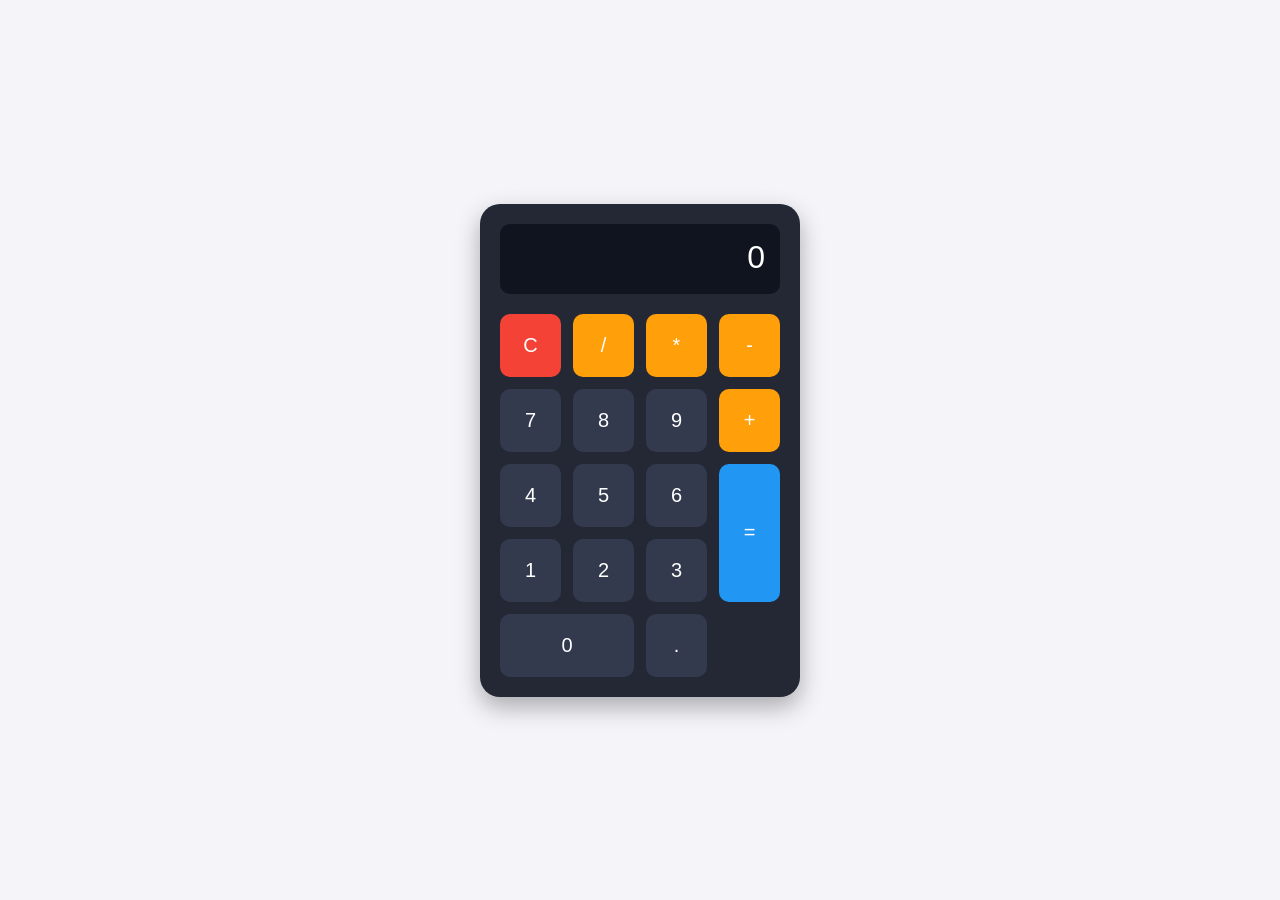
<file: CODSOFT (Calculator)/index.html>
<!DOCTYPE html>
<html lang="en">
<head>
    <meta charset="UTF-8">
    <meta name="viewport" content="width=device-width, initial-scale=1.0">
    <title>Calculator</title>
    <link rel="stylesheet" href="style.css">
</head>
<body>

    <div class="calculator">
        <div class="screen" id="display">0</div>
        
        <div class="buttons">
            <button class="btn btn-clear" onclick="clearDisplay()">C</button>
            <button class="btn btn-operator" onclick="appendOperator('/')">/</button>
            <button class="btn btn-operator" onclick="appendOperator('*')">*</button>
            <button class="btn btn-operator" onclick="appendOperator('-')">-</button>
            
            <button class="btn" onclick="appendNumber('7')">7</button>
            <button class="btn" onclick="appendNumber('8')">8</button>
            <button class="btn" onclick="appendNumber('9')">9</button>
            <button class="btn btn-operator" onclick="appendOperator('+')">+</button>
            
            <button class="btn" onclick="appendNumber('4')">4</button>
            <button class="btn" onclick="appendNumber('5')">5</button>
            <button class="btn" onclick="appendNumber('6')">6</button>
            <button class="btn btn-equal" onclick="calculate()">=</button>
            
            <button class="btn" onclick="appendNumber('1')">1</button>
            <button class="btn" onclick="appendNumber('2')">2</button>
            <button class="btn" onclick="appendNumber('3')">3</button>
            <button class="btn zero" onclick="appendNumber('0')">0</button>
            
            <button class="btn" onclick="appendNumber('.')">.</button>
        </div>
    </div>

    <script src="script.js"></script>
</body>
</html>
</file>
<file: CODSOFT (Calculator)/style.css>
* {
    box-sizing: border-box;
    margin: 0;
    padding: 0;
    font-family: 'Segoe UI', Tahoma, Geneva, Verdana, sans-serif;
}

body {
    display: flex;
    justify-content: center;
    align-items: center;
    min-height: 100vh;
    background-color: #f4f4f9;
}


.calculator {
    width: 320px;
    background-color: #232834;
    border-radius: 20px;
    padding: 20px;
    box-shadow: 0px 10px 25px rgba(0, 0, 0, 0.3);
}


.screen {
    width: 100%;
    height: 70px;
    background-color: #10141f;
    color: #ffffff;
    text-align: right;
    padding: 15px;
    font-size: 2rem;
    border-radius: 10px;
    margin-bottom: 20px;
    overflow-x: auto;
    white-space: nowrap;
}


.buttons {
    display: grid;
    grid-template-columns: repeat(4, 1fr); 
    gap: 12px;
}

.btn {
    padding: 20px;
    font-size: 1.25rem;
    border: none;
    border-radius: 10px;
    background-color: #333a4d;
    color: #ffffff;
    cursor: pointer;
    transition: background 0.2s ease;
}

.btn:hover {
    background-color: #444e68;
}


.btn-operator {
    background-color: #ff9f0a;
    color: white;
}
.btn-operator:hover {
    background-color: #cc7f08;
}

.btn-clear {
    background-color: #f44336;
    color: white;
}
.btn-clear:hover {
    background-color: #d32f2f;
}


.btn-equal {
    grid-row: span 2; 
    background-color: #2196f3;
    color: white;
}
.btn-equal:hover {
    background-color: #1976d2;
}

.zero {
    grid-column: span 2; 
}
</file>
